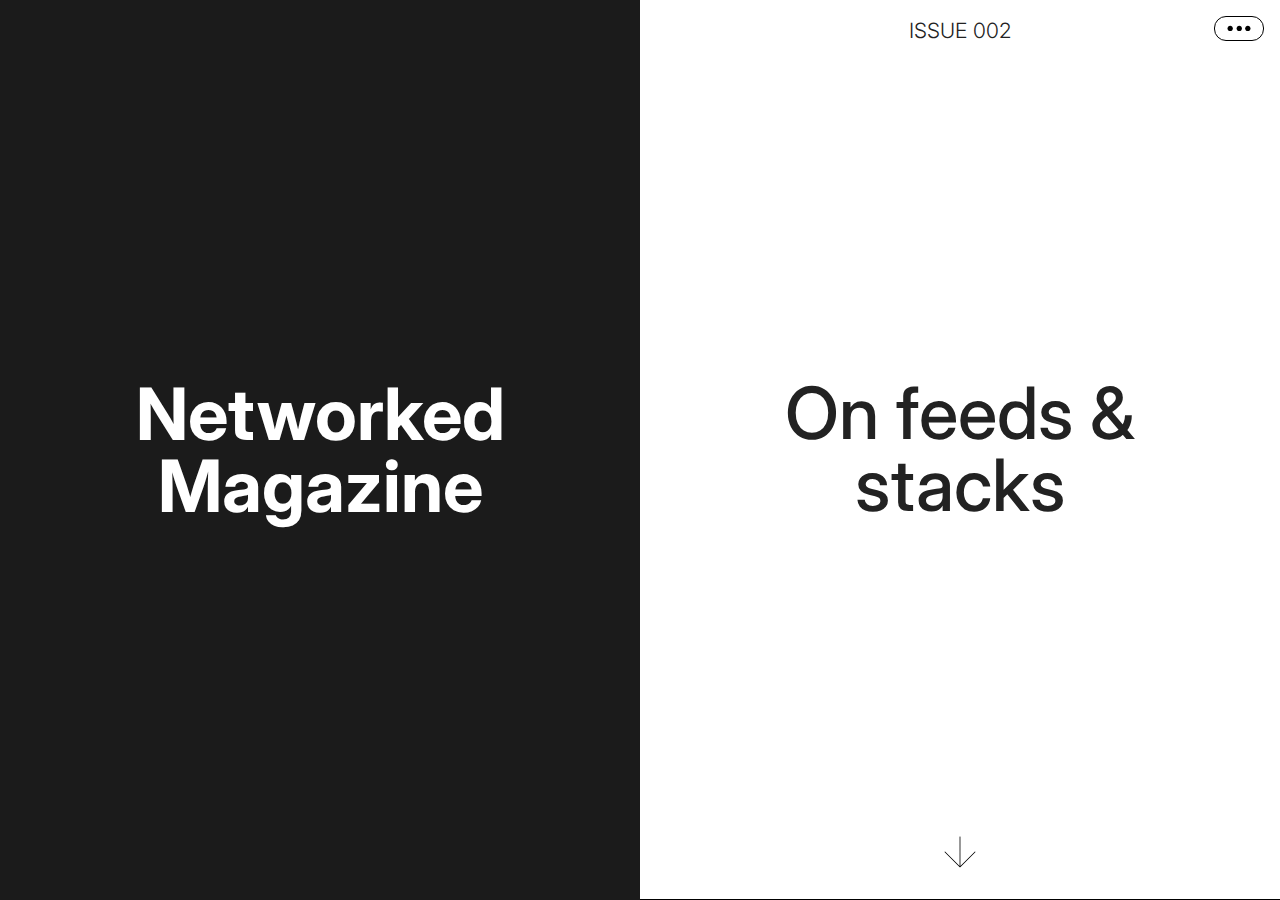
<file: index.html>
<!DOCTYPE html>
<html lang="en">

<head>
	<meta charset="UTF-8">
	<meta name="viewport" content="width=device-width, initial-scale=1.0">
	<title>Networked Magazine</title>

	<link rel="stylesheet" href="https://fonts.googleapis.com/css2?family=Inter:wght@300;500&display=swap">
	<link rel="stylesheet" href="css/style.css" />
	<link rel="stylesheet" href="css/style_home.css" />

	<script src="/js/arena_home.js" defer></script>

</head>

<body>
	<main>
		<section id="channel-images">
			<h1>Networked<br/>Magazine</h1>
		</section>
		<section id="channel-contents" data-wrapper>
			<header>
				<div class="intro">
				<button id="toggle-panel" aria-expanded="false" aria-label="ToggleAbout">
					<svg viewBox="0 0 80 50" fill="none" xmlns="http://www.w3.org/2000/svg">
						<path fill="currentColor"
							d="M53.3721 24.814C53.3721 28.0249 55.9751 30.6279 59.186 30.6279C62.397 30.6279 65 28.0249 65 24.814C65 21.603 62.397 19 59.186 19C55.9751 19 53.3721 21.603 53.3721 24.814Z" />
						<path fill="currentColor"
							d="M34.7674 24.814C34.7674 28.0249 37.3704 30.6279 40.5814 30.6279C43.7924 30.6279 46.3953 28.0249 46.3953 24.814C46.3953 21.603 43.7924 19 40.5814 19C37.3704 19 34.7674 21.603 34.7674 24.814Z" />
						<path fill="currentColor"
							d="M15 24.814C15 28.0249 17.603 30.6279 20.814 30.6279C24.0249 30.6279 26.6279 28.0249 26.6279 24.814C26.6279 21.603 24.0249 19 20.814 19C17.603 19 15 21.603 15 24.814Z" />
					</svg>
				</button>

				<h3 class="issue-number">issue 002</h3>
				<h2 class="issue-title">On feeds & stacks</h2>
				<svg class="scroll-down" xmlns="http://www.w3.org/2000/svg" viewBox="0 0 100 125" xml:space="preserve"><path d="M49.2921143,88.2061768l0.0008545,0.0008545c0.0959473,0.0959473,0.2069702,0.1669922,0.3249512,0.2158203  C49.7357788,88.4716797,49.8644409,88.5,50,88.5s0.2642822-0.0283203,0.3820801-0.0770874  c0.117981-0.0488281,0.2290039-0.1199341,0.3249512-0.2158813l0.0008545-0.0008545l37.4991455-37.4991455  c0.390625-0.390625,0.390625-1.0234375,0-1.4140625s-1.0234375-0.390625-1.4140625,0L51,85.0859375V12.5  c0-0.5522461-0.4472656-1-1-1s-1,0.4477539-1,1v72.5859375L13.2070313,49.2929688  c-0.390625-0.390625-1.0234375-0.390625-1.4140625,0s-0.390625,1.0234375,0,1.4140625L49.2921143,88.2061768z"/></svg>

				</div>
				<div id="about" class="about">

					<dl>
						<dt>Instructor</dt>
						<dd>Manuel Ehrenfeld</dd>
						<dt>Authors</dt>
						<dd class="students">
							<li>Camilla Balbi</li>
							<li>Valentina Bartalesi</li>
							<li>Federico Cantoni</li>
							<li>Sara Colombini</li>
							<li>Pietro Lafiandra</li>
							<li>Giulio Sangiorgio</li>
							<li>Piero Villa</li>

						</dd>
					</dl>
					<p>
						Networked Magazine is the outcome of a workshop held at IULM University during the months of pandemic. The workshop aimed to help students to understand the opportunities and constraints of the digital space and incorporate visual and coding skills by crafting together a website like it's 2020.
					</p>
				</div>
			</header>

		</section>
	</main>
</body>

</html>
</file>
<file: css/style.css>
html {
  scroll-behavior: smooth;
}

body {
  margin: 0;
  font-family: 'Inter', sans-serif;
  font-size: 21px;
	font-size: clamp(16px, 3vw, 21px);
  line-height: 1.4;
  font-weight: 300;
}

* {
	box-sizing: border-box;
}

nav {
	position: fixed;
	top:0;
	left: 0px;
	right: 0px;

	height: 48px;
	margin: 16px;


	display: flex;
	justify-content: center;
	align-items: center;

	overflow: hidden;
	z-index: 100;

	background-color: #fff;
	border-radius:6px;
	border: 1px solid black;
}

#nav--progress-bar {
  height: 100%;
  width: 0%;
  position: absolute;
  left:0;
  z-index: 0;
}


.nav__home{
	display: block;
  position: absolute;
  left: 16px;
  top: 13px;
  border: 1px solid currentColor;
  width: 22px;
  height: 22px;
  transition: all 0.3s ease;
  border-radius: 50%;
  z-index: 5;
}

.nav__home:hover{
  background-color: #222;

}

.nav__title {
  font-size: 21px;
  font-size: clamp(16px, 3vw, 21px);
  white-space: nowrap;
  overflow: hidden;
  text-overflow: ellipsis;
	font-weight: 300;
  margin: 0 16px;
  z-index: 5;
}

nav svg {
  vertical-align: middle;
  height: 30px;
  width: 30px;
}

.nav__prev {
  transform: scaleX(-1);
}
.nav__next {
   z-index: 5;
}







.about--icon{
  font-size: 15px;
  text-align: center;
  line-height: 25px;
  display: inline-block;
  vertical-align: middle;
  border: 1px solid black;
  border-radius: 50%;
  width: 25px;
  height: 25px;
  transition: all 0.3s ease;

}

.about--icon:hover{
  background: black;
  color: white;
}

header {
	display:flex;
	min-height: 500px;
	height: 66.66vmin;
	margin: 82px 16px;

	/* border: 1px solid currentColor; */
}

.header__cover {
  width: 50%;
}

 header  img {
  object-fit: cover;
  object-position: center;
  margin: 0;
  padding: 0;
}

.header__content {
	width: 50%;
	display: flex;
	flex-direction: column;
	padding: 16px;

	/* padding-top:100px; */

}

header h1 {
  font-size: 42px;
  font-size: clamp(28px, 3vw, 74px);
  line-height: 1.2;
  font-weight: 500;
  margin: 0;

}

header h2 {
  font-size: 32px;
  font-size: clamp(19px, 1.5vw, 28px);
  font-weight: 500;
  max-width: 700px;
}

.authors {
  font-size: 16px;
  margin-top: auto;
  margin-bottom: 0;
}
.tags {
  margin-top: 0;
  display: flex;
  flex-wrap: wrap;
}

ul {
  list-style: none;
  padding-left: 0;
}

.tags li {
  margin: 1px;
  padding: 0 12px;
  border-radius: 15px;
  border: 1px solid currentColor;
  font-weight: 300;
  height: 26px;
  line-height: 22px;
  font-size: 14px;
}


article {
  max-width: 800px;
  margin: 0 auto;
  padding: 0 16px;
}

a {
  color: currentColor;
  text-decoration: none;
}
a:hover {
  text-decoration: none;
}

p {
  margin: 29px 0;
}

.intro {
  font-size: 28px;
  font-weight: 500;
}


.highlighted-text {
	font-size: clamp(24px, 3vw, 36px);

  line-height: 1.3;
  font-weight: 500;
  color: lightslategrey;

}

figure img {
  width: 100%;
  height: auto;
  max-height: 100vh;
  object-fit: cover;

}

figure {
  width: 1040px;
  transform: translateX(-120px);
  height: auto;
  display: block;
  margin: auto;
}

figcaption {
  font-size: 16px;
  margin: 16px auto;
  /* color: lightslategrey; */
}


.embed-content {
position: relative;
padding-bottom: 56.25%;
height: 0;
overflow: hidden;
max-width: 100%;
margin: 42px 0;
}

.embed-content iframe {
position: absolute;
top: 0;
left: 0;
width: 100%;
height: 100%;
}


/* Quotes */

.quote {
	border-left: 1px solid #ccc;
	padding: 0 1em;
}

.quote h2 {
	font-style: italic;
	font-weight: 300;
	margin

}


/* Footer e annotazioni */

footer {
  border-top: 1px solid currentColor;
  margin-top: 96px;
  padding: 16px;
}

.note {
  display: inline-block;
  color: currentColor;
  border: 1px solid currentColor;
  border-radius: 16px;
  min-width: 32px;
  height: 24px;
  text-align: center;
  font-size: 14px;
  line-height: 24px;
  vertical-align: top;
  margin: 0 0.25rem;
}

.note:hover {
  /* background-color: currentColor;
  color: white; */
  text-decoration: none;
}


footer ul  {
  margin: 48px 0;
}

.notes li {
  max-width: 800px;
  display: flex;
  margin: 8px auto;
  font-size: 14px;
}

.notes li a {
  /* color: currentColor; */
}

.notes li .note {
  margin-right: 36px;
}

@media (max-width:1024px)  {
  figure {
    width: 100%;
    transform: translateX(0);
  }

  header {
    display: flex;
    flex-flow: row wrap;
	height: auto;
  	margin: 82px 16px;

  }
  header .header__content,
  header .header__cover
{
	width: 100%;
  min-height: calc(50vh - 50px);

}




	/* editorial trick */
	h1 br{
		display: none;
  }

  h1 {
    font-size: 28px;
    font-size: clamp(28px, 3vw, 74px);
  }

  .intro {
    font-size: 24px;
    font-size: clamp(24px, 3vw, 36px);

    line-height: 1.3;
    font-weight: 500;

  }

  .note {

    vertical-align: middle;
    border-radius: 14px;
    min-width: 26px;
    height: 20px;

    font-size: 11px;
    line-height: 19px;

    margin: 0 0.25rem;
  }





}

@media (max-width:768px)  {
  .nav__prev{
    margin-left: 48px;
  }

  .nav__next{
    margin-right: 8px;
  }

}
</file>
<file: css/style_home.css>
html,
body{
	font-size: 16px;
	font-weight: 300;
}

/* Main */

main {
    display: flex;
    overflow-y: hidden;
    height: 100vh;


	/* column, column-reverse, row, row-reverse ! */
	flex-direction: row;
}

main > section{
	flex: 1 0 50%;
}

#channel-images {
	position: relative;
	background: #222;
	display:flex;
	align-items: center;
	justify-content: center;
}
#channel-images h1{

	font-size: 8vmin;
	text-align: center;
	color:white;
	line-height: 1;
	padding: 0 50px;
	z-index:100;
}
#channel-images::after{
	content:'';
	position: absolute;
	z-index:90;
	top:0;
	bottom: 0;
	left: 0;
	right:0;
	background-color: rgba(0,0,0,0.2);
}

#channel-images figure {
	transform: none;
	position: absolute;

	/* not good */

	/* top: 50%;
	left: 25%;
	padding: 0 64px; */

	opacity: 0;
	transition: opacity 0.5s ease;
}

#channel-images figure img {
	height: 600px;
	object-fit: contain;
	max-width: 100%;
}

.is-inview {
	opacity: 1!important;
}

#channel-contents{
	position: relative;
	z-index: 10;
	background: white;
	padding: 0;
	overflow-y: scroll;
}

/* Header */


header {
	display: flex;
	flex-direction: column;
	height: 100vh;
	margin: 0;
	padding: 0;
	border-bottom: 1px solid black;
	transition: flex 0.5s ease;
}

header .intro {
	height: 100%;
    margin: 0;
    display: flex;
    flex-direction: column;
	align-items: center;
	justify-content: center;
    padding: 16px;
	color: #222;
	position: relative;
}

header .intro .issue-title{
	font-size: 8vmin;
	text-align: center;
	font-weight: 500;
	line-height: 1;
	padding: 0 50px;
	z-index:100;
	margin: 0;
}
header .intro .issue-number{
	position: absolute;
	top:16px;
	font-size: 21px;
	text-transform:uppercase;
	font-weight: 300;
	margin: 0;


}

header .intro .scroll-down {
	position: absolute;
	width: 50px;
	height: 50px;
	bottom: 16px;
}
.flex--bottom {
    margin-top: auto;
    margin-bottom: 0;
}


#toggle-panel {
    position: absolute;
    top: 16px;
	right: 16px;
    width: 50px;
    height: 25px;
    cursor: pointer;
    background: white;
    border: 1px solid currentColor;
    border-radius: 12px;
    transition: background-color 0.5s ease, color 0.5s ease;
}

input:focus,
button:focus {
    outline: none;
}

#toggle-panel svg {
    width: 100%;
    height: 100%;
    position: absolute;
    top: 0;
    left: 0;
}

#toggle-panel:hover {
    background-color: #ddd;
}

#toggle-panel[aria-expanded="true"] {
    color: #eee;
    background-color: #222;
    border: none;
}


/* About */

.about {
	font-size: 16px;
	font-weight: 300;
	opacity: 0;
	transition: opacity 1s ease;
	position: relative;
	border-top: 1px solid black;
	height: 0;
	margin: 0;
	padding: 0;
	/* transform: translateY(-100%); */
	background: white;
	/* padding: 16px 0; */
	width: 100%;
	display: flex;
	/* flex-direction: column; */
	align-items: flex-end;
	flex-wrap: wrap;
}

.about p {
	margin: 0;
	/* align-self: flex-start; */
}

.about > * {
	flex: 1;
}

.active {
	padding: 32px 16px;
	/* min-height: 33vh; */
	height: auto;
	opacity: 1;
}


dl {

	font-weight: 300;
	margin: 0;
  }

  dt {
	margin-top: 0.5em;

  }
  dd {
	margin-left: auto;
  }

  	.students li {
	  	width: auto;
	  	display: inline;
	}

	.students > li:after {
		content: ', ';
		white-space: pre;
	}

	.students > li:last-of-type:after {
		content: '';
		white-space: pre;
  }

/* Cards */

.article-card {
	position: relative;
    min-height: 40vh;
    padding: 16px;
    border-bottom: 1px solid black;
    display: flex;
	flex-direction: column;
}

.article-card--header {
	display: flex;
}

.arrow-link {
	opacity: 0;
	transition: opacity 0.5s ease;
	width: 32px;
	height: 32px;
	margin-left: auto;
}

.article-card:hover .arrow-link {
	opacity: 1;
}

.article-card ul {
	margin: 0;
}

#channel-contents > *:last-child {
    margin-bottom: 40vh;
}

.card--title {
	flex: 1;
	font-weight: 500;
	margin: 8px 0;
	max-width: 45ch;
}

h2.card--title  {
	font-size: 36px;
    font-size: clamp(32px, 4vw, 49px);
    line-height: 1;
    font-weight: 500;
}

.card--info{
	display: flex;
	align-items: flex-end;
}

.card--info > * {
	flex-basis: 50%;
	flex-grow: 0.5;
	margin: 0;
}

.card--description {
	justify-self: flex-end;

	flex-shrink: 1;
	margin: 0;
	font-size: 16px;
	font-weight: 300;
	max-width: 45ch;
}

.card--author {
	flex-shrink: 0;
	margin-bottom: 0;
}

.stretched-link::after {
	position: absolute;
	top: 0;
	right: 0;
	bottom: 0;
	left: 0;
	content: '';
  }

  @media (max-width:1024px)  {


	main {
		flex-direction: column;
	}

	.article-card {
		/* min-height: 50vh; */
	}


  }
</file>
